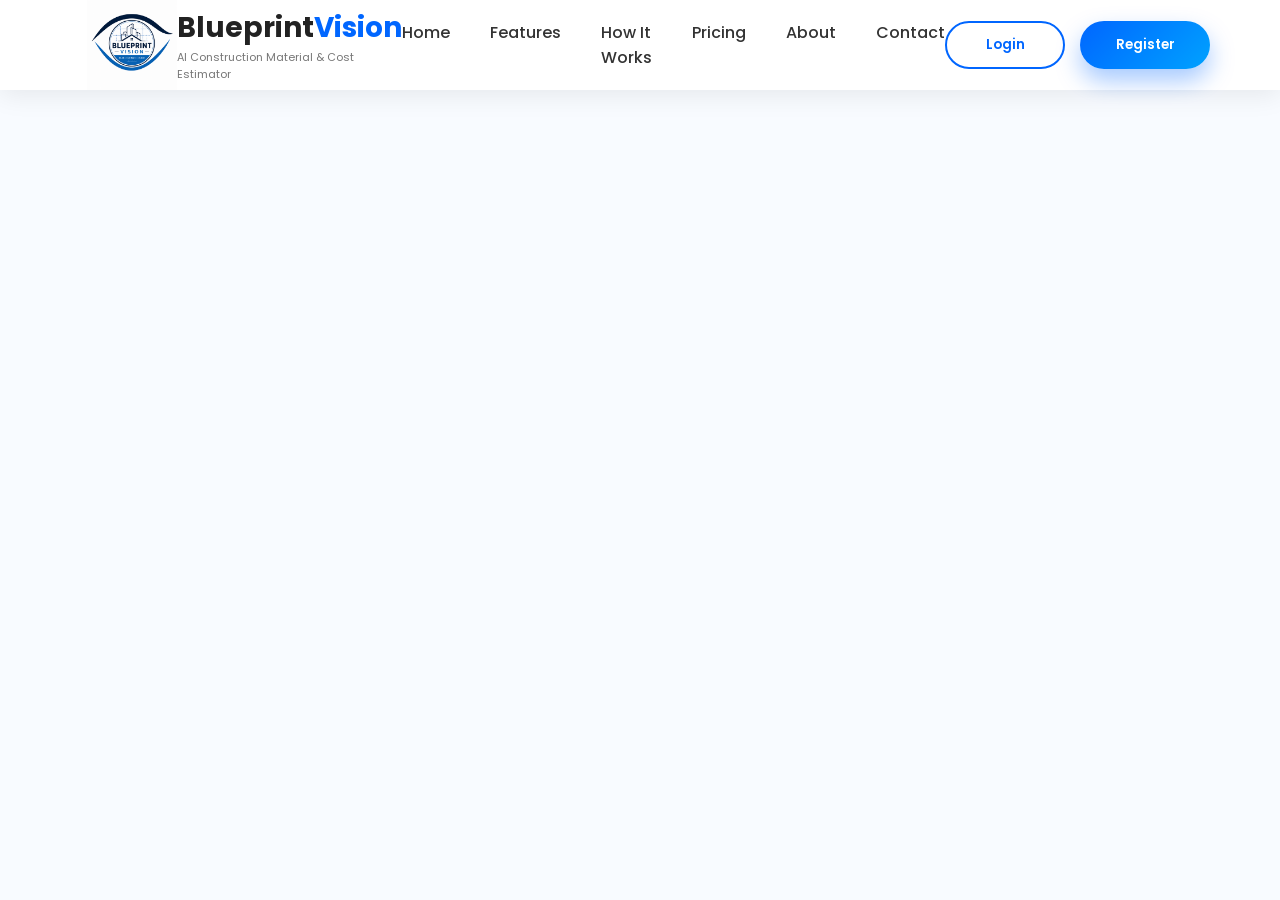
<file: pages/about.html>
<!DOCTYPE html>
<html lang="en">
<head>
    <meta charset="UTF-8">
    <meta name="viewport" content="width=device-width, initial-scale=1.0">
    <title>about</title>
    <link rel="stylesheet" href="../CSS/style.css">

    <!-- Font Awesome -->
    <link rel="stylesheet"
    href="https://cdnjs.cloudflare.com/ajax/libs/font-awesome/6.6.0/css/all.min.css">

    <!-- Google Font -->
    <link href="https://fonts.googleapis.com/css2?family=Poppins:wght@300;400;500;600;700;800&display=swap" rel="stylesheet">
</head>
<body>
    <div id="header"></div>
    <script src="../Script/header.js"></script>
</body>
</html>
</file>
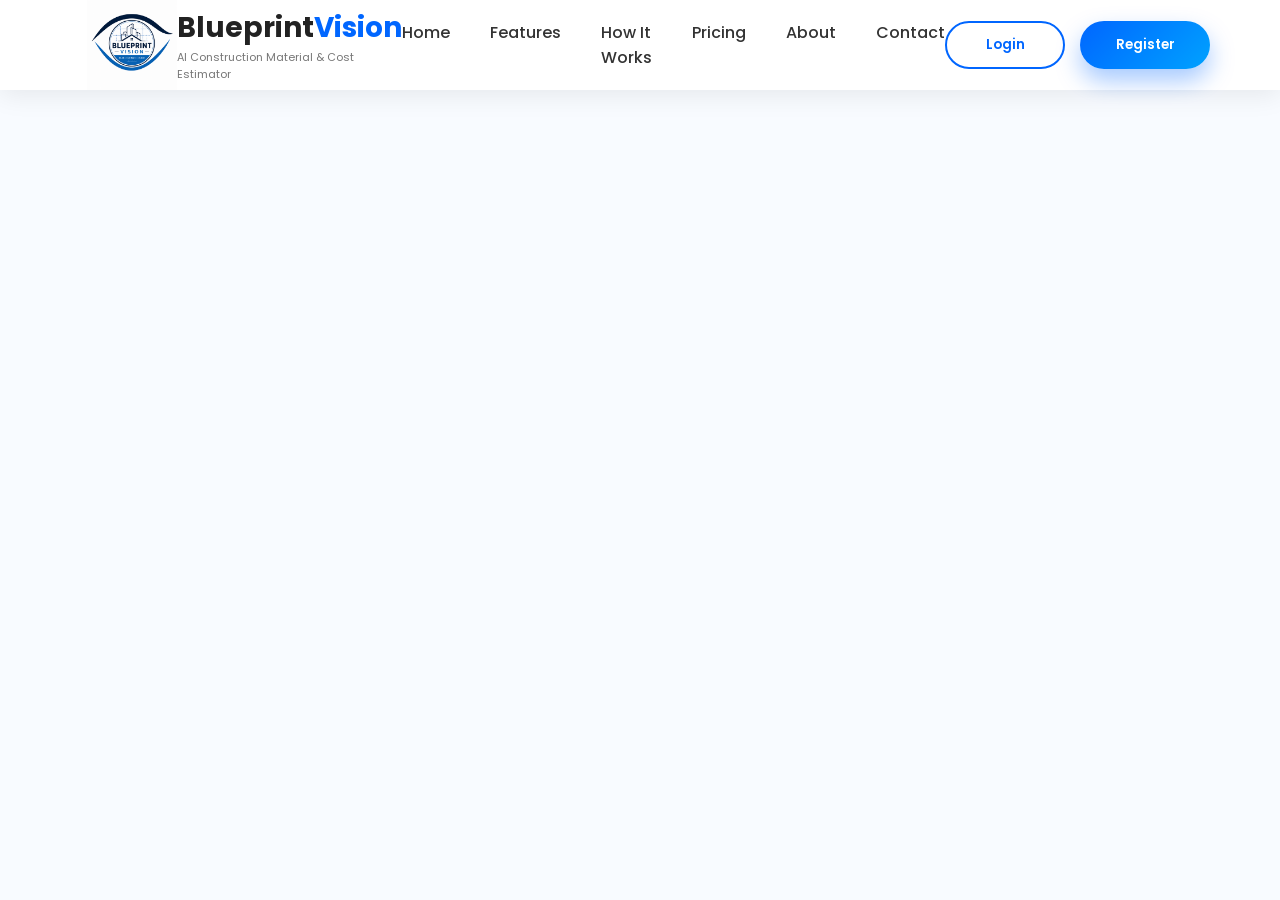
<file: pages/contact.html>
<!DOCTYPE html>
<html lang="en">
<head>
    <meta charset="UTF-8">
    <meta name="viewport" content="width=device-width, initial-scale=1.0">
    <title>contact</title>
    <link rel="stylesheet" href="../CSS/style.css">

    <!-- Font Awesome -->
    <link rel="stylesheet"
    href="https://cdnjs.cloudflare.com/ajax/libs/font-awesome/6.6.0/css/all.min.css">

    <!-- Google Font -->
    <link href="https://fonts.googleapis.com/css2?family=Poppins:wght@300;400;500;600;700;800&display=swap" rel="stylesheet">
</head>
<body>
    <div id="header"></div>
    <script src="../Script/header.js"></script>
</body>
</html>
</file>
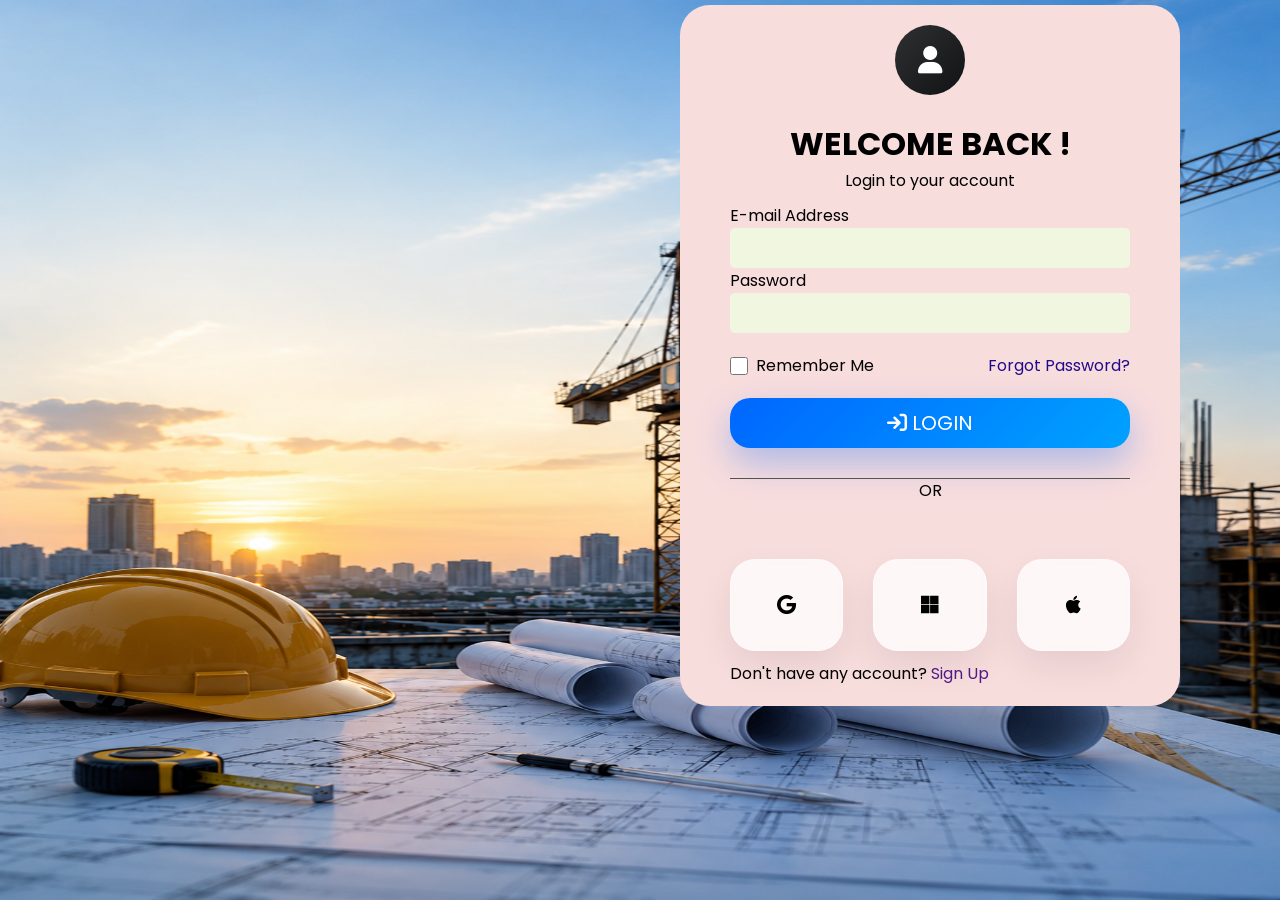
<file: pages/login.html>
<!DOCTYPE html>
<html lang="en">
<head>
    <meta charset="UTF-8">
    <meta name="viewport" content="width=device-width, initial-scale=1.0">
    <title>Document</title>
    <link rel="stylesheet" href="../CSS/login.css">
    <!-- <link rel="stylesheet" href="../CSS/style.css"> -->
    <!-- Font Awesome -->
    <link rel="stylesheet"
    href="https://cdnjs.cloudflare.com/ajax/libs/font-awesome/6.6.0/css/all.min.css">

    <!-- Google Font -->
    <link href="https://fonts.googleapis.com/css2?family=Poppins:wght@300;400;500;600;700;800&display=swap" rel="stylesheet">
</head>
<body>
    
    <div class="loginContainer">
        <div class="logo">
            <i class="fa-solid fa-user"></i>
        </div>
        <div>
            <h1 class="samwad">WELCOME BACK !</h1>
            <P class="samwad">Login to your account</P>
        </div>
        <div class="input-sec">
            <label for="email">E-mail Address </label>
            <input type="email">
            <label for="password">Password</label>
            <input type="password">
            <div class="remember">
                <label>
                    <input type="checkbox">
                    Remember Me
                </label>

                <a href="#">Forgot Password?</a>
            </div>
            <Button class=" login">
                <i class="fa-solid fa-arrow-right-to-bracket"></i>
                LOGIN
            </Button>
            <div class="ribbon"><span>OR</span></div>

            <div class="option">
                <div class="card">
                    <i class="fa-brands fa-google"></i>
                </div>
                <div class="card">
                    <i class="fa-brands fa-microsoft"></i>
                </div>
                <div class="card">
                   <i class="fa-brands fa-apple"></i>
                </div>
            </div>

            <div class="no">Don't have any account? <a href="">Sign Up</a></div>
        </div>
    </div>
    
</body>
</html>
</file>
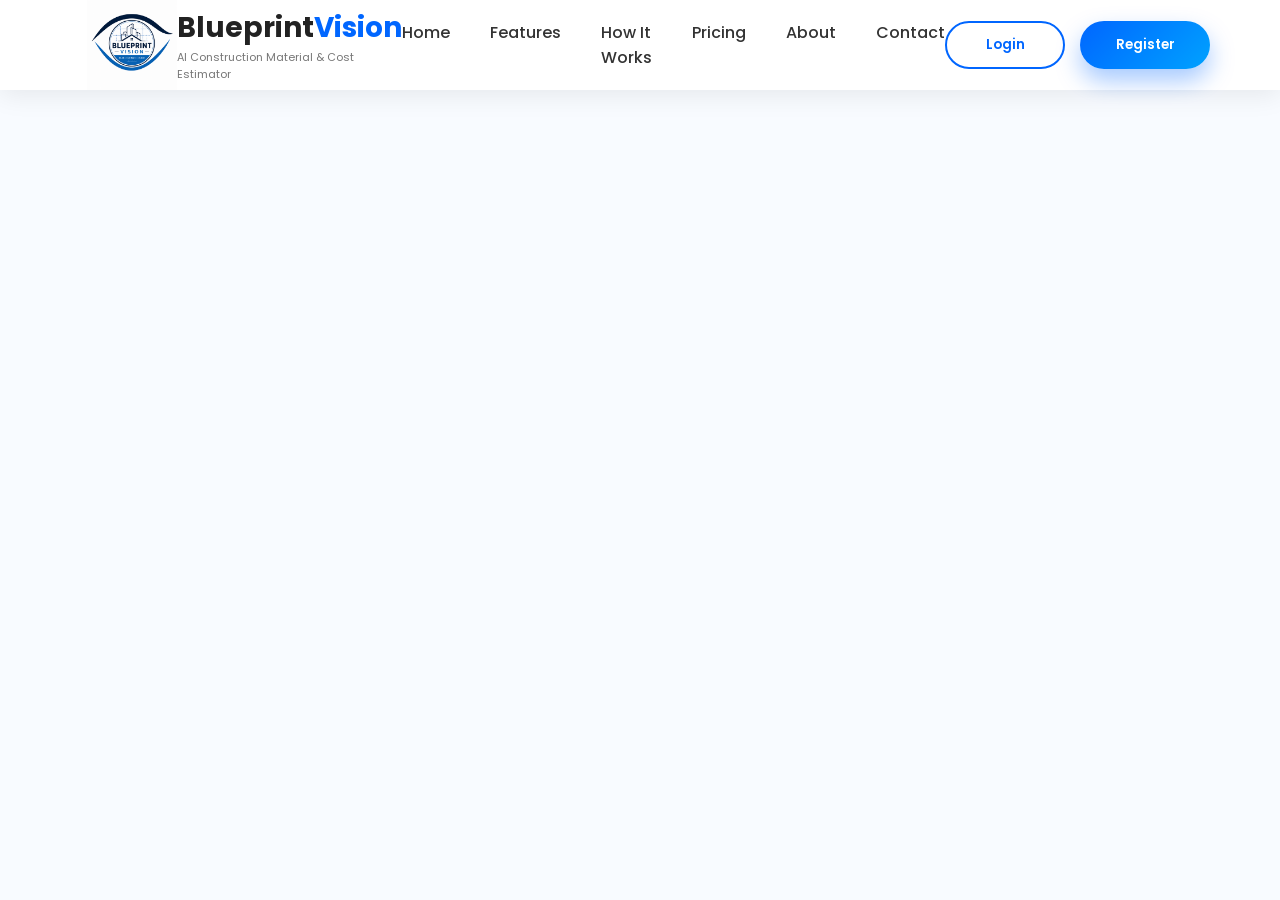
<file: pages/pricing.html>
<!DOCTYPE html>
<html lang="en">
<head>
    <meta charset="UTF-8">
    <meta name="viewport" content="width=device-width, initial-scale=1.0">
    <title>pricing</title>
    <link rel="stylesheet" href="../CSS/style.css">

    <!-- Font Awesome -->
    <link rel="stylesheet"
    href="https://cdnjs.cloudflare.com/ajax/libs/font-awesome/6.6.0/css/all.min.css">

    <!-- Google Font -->
    <link href="https://fonts.googleapis.com/css2?family=Poppins:wght@300;400;500;600;700;800&display=swap" rel="stylesheet">
</head>
<body>
    <div id="header"></div>
    <script src="../Script/header.js"></script>
</body>
</html>
</file>
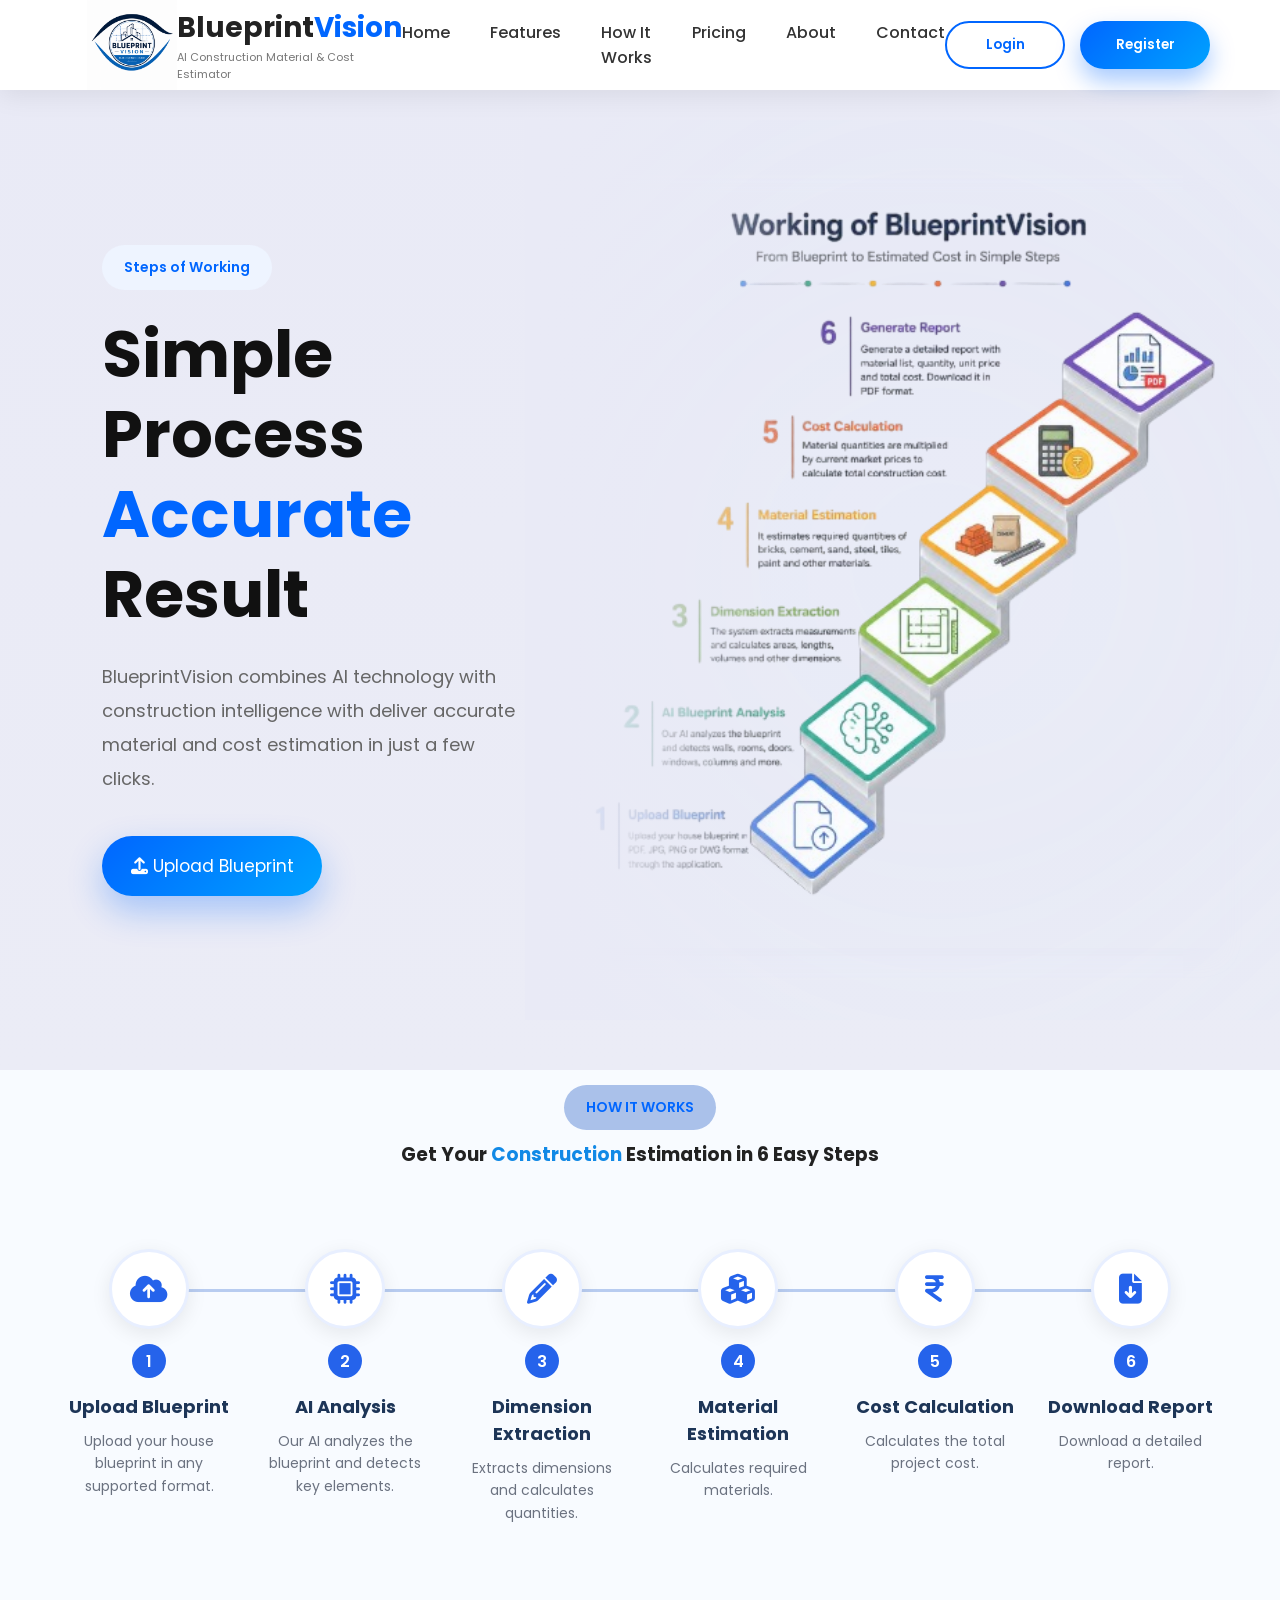
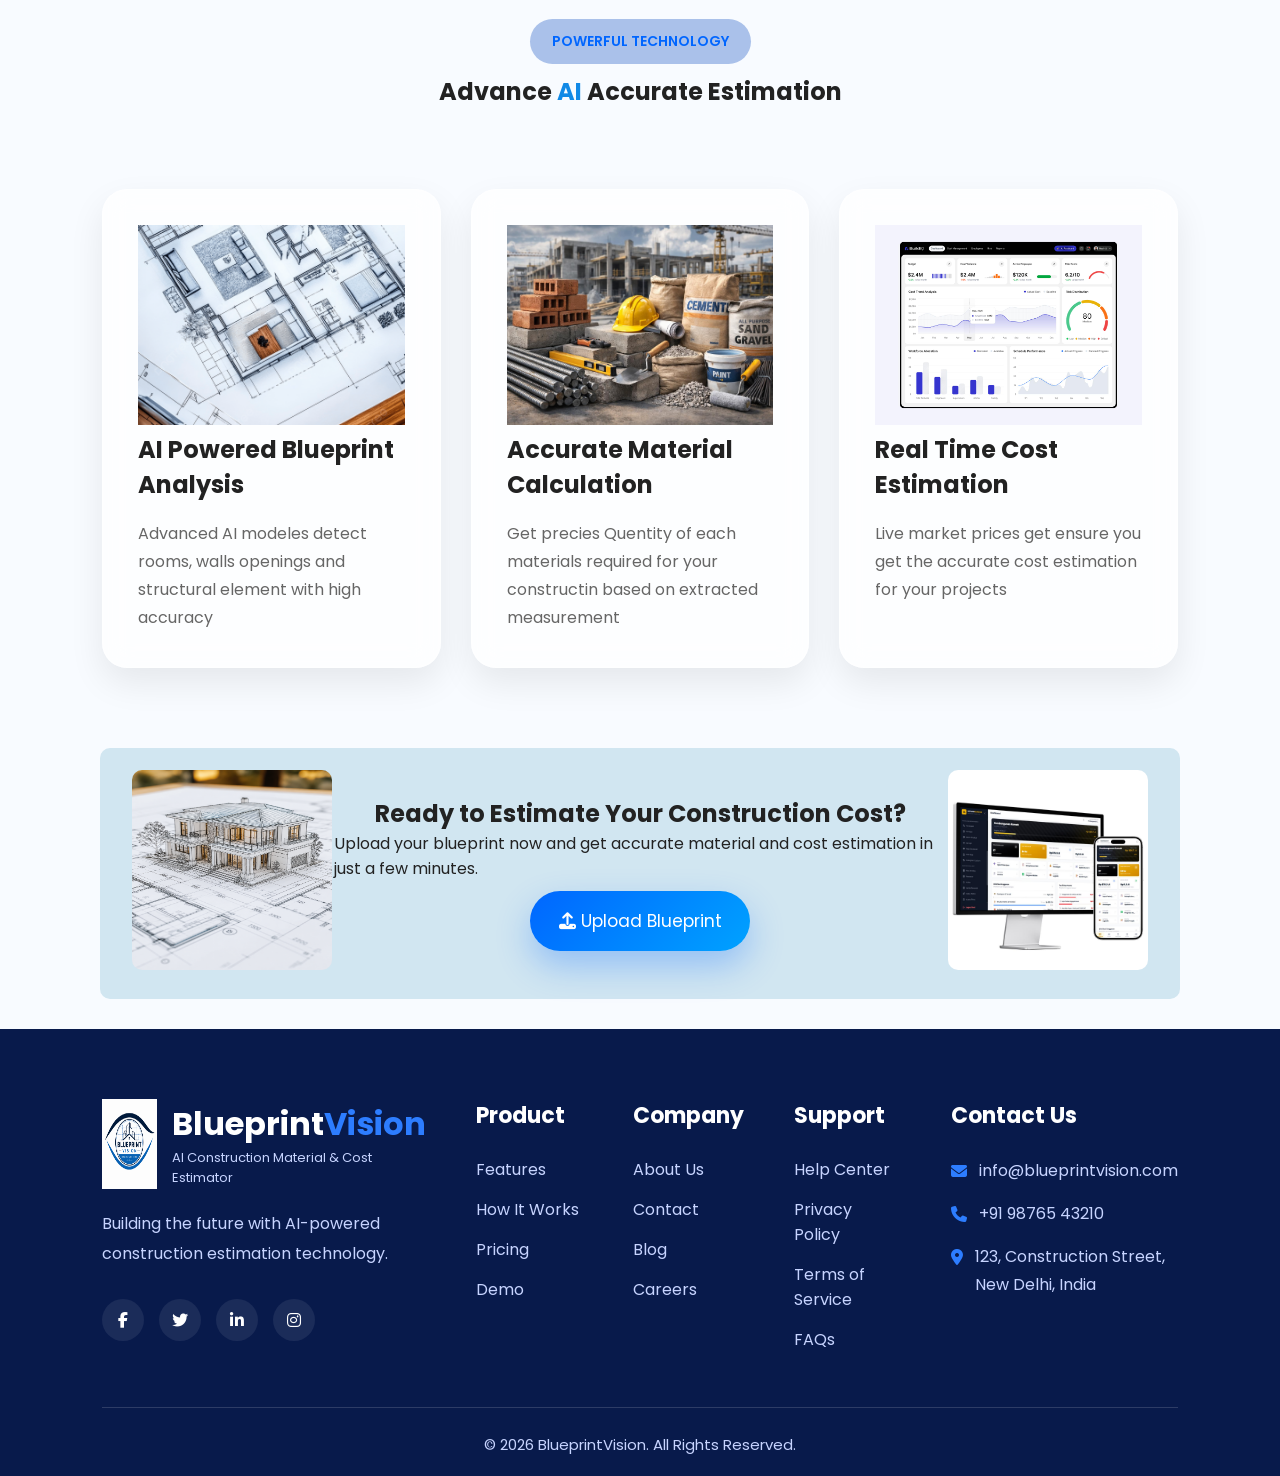
<file: pages/Working.html>
<!DOCTYPE html>
<html lang="en">
<head>
    <meta charset="UTF-8">
    <meta name="viewport" content="width=device-width, initial-scale=1.0">
    <title>Working</title>
    <link rel="stylesheet" href="../CSS/style.css">
    <link rel="stylesheet" href="../CSS/feature.css">
    <link rel="stylesheet" href="../CSS/working.css">

    <!-- Font Awesome -->
    <link rel="stylesheet"
    href="https://cdnjs.cloudflare.com/ajax/libs/font-awesome/6.6.0/css/all.min.css">

    <!-- Google Font -->
    <link href="https://fonts.googleapis.com/css2?family=Poppins:wght@300;400;500;600;700;800&display=swap" rel="stylesheet">
</head>
<body>
    <div id="header"></div>
    <script src="../Script/header.js"></script>

    <!-- ===hero section== -->

    <section class="hero">
        <div class="left">
            <div class="tag">
                Steps of Working
            </div>
            <h1>
                Simple Process <span>Accurate</span> Result
            </h1>

            <p>
            BlueprintVision combines AI technology with construction intelligence with deliver accurate material and cost estimation in just a few clicks.
            </p>

            <div class="hero-buttons">
                <button class="upload">
                    <i class="fa-solid fa-upload"></i>
                    Upload Blueprint
                </button>
            </div>
        </div>

        <div class="right">
            <img src="../image/steps.png"> 
        </div>
    </section>

    <!-- working section -->
    <section class="w-steps">
      <div class="f-featureHeading">
            <div class="f-tag">
               HOW IT WORKS
            </div>
            
            <h3>Get Your <span>Construction</span> Estimation in 6 Easy Steps</h3>
        </div>

        <div class="process">

            <div class="step">
                <div class="circle">
                    <i class="fa-solid fa-cloud-arrow-up"></i>
                </div>

                <span class="number">1</span>

                <h3>Upload Blueprint</h3>
                <p>Upload your house blueprint in any supported format.</p>
            </div>

            <div class="step">
                <div class="circle">
                    <i class="fa-solid fa-microchip"></i>
                </div>

                <span class="number">2</span>

                <h3>AI Analysis</h3>
                <p>Our AI analyzes the blueprint and detects key elements.</p>
            </div>

            <div class="step">
                <div class="circle">
                    <i class="fa-solid fa-pencil"></i>
                </div>

                <span class="number">3</span>

                <h3>Dimension Extraction</h3>
                <p>Extracts dimensions and calculates quantities.</p>
            </div>

            <div class="step">
                <div class="circle">
                    <i class="fa-solid fa-cubes"></i>
                </div>

                <span class="number">4</span>

                <h3>Material Estimation</h3>
                <p>Calculates required materials.</p>
            </div>

            <div class="step">
                <div class="circle">
                    <i class="fa-solid fa-indian-rupee-sign"></i>
                </div>

                <span class="number">5</span>

                <h3>Cost Calculation</h3>
                <p>Calculates the total project cost.</p>
            </div>

            <div class="step">
                <div class="circle">
                    <i class="fa-solid fa-file-arrow-down"></i>
                </div>

                <span class="number">6</span>

                <h3>Download Report</h3>
                <p>Download a detailed report.</p>
            </div>
        </div>
    </section>

    <!-- ===feature section -->

    <section>
        <div class="f-featureHeading">
            <div class="f-tag">
                POWERFUL TECHNOLOGY
            </div>
            
            <h2>Advance <span>AI</span> Accurate Estimation</h2>
            
        </div>

        <div class="features">
            <div class="card">
                <div class="image">
                    <img src="../image/bluePrint.jpg" alt="blueprint" >
                </div>
                <div class="description">
                    <h3>AI Powered Blueprint Analysis</h3>
                    <p>Advanced AI modeles detect rooms, walls openings and structural element with high accuracy</p>
                    
                </div>
            </div>

            <div class="card">
                <div class="image">
                    <img src="../image/Material.jpg" alt="Material" >
                </div>
                <h3>Accurate Material Calculation</h3>
                <p>Get precies Quentity of each materials required for your constructin based on extracted measurement</p>
            </div>

            <div class="card">
                <div class="image">
                    <img src="../image/dashboard.jpg" alt="blueprint" >
                </div>
                <h3>Real Time Cost Estimation</h3>
                <p>Live market prices get ensure you get the accurate cost estimation for your projects</p>
            </div>
        </div>  
    </section>

    <section>
        <div class="try">
            <div class="L-image photo">
                <img src="../image/home.png" alt="Blueprint" height="200" width="200">
            </div>
            <div class="centre">
                <h1>Ready to Estimate Your Construction Cost?</h1>
                <p>Upload your blueprint now and get accurate material and cost estimation in just a few minutes. </p>
                <button class="upload">
                    <i class="fa-solid fa-upload"></i>
                    Upload Blueprint
                </button>
            </div>
            <div class="R-image photo">
                <img src="../image/Computer.jpg" alt="computer imgae" height="200" width="200">
            </div>
        </div>
    </section>

    <!-- ===footer === -->

   <div id="footer"></div>
    <script src="../Script/header.js"></script>
</body>
</html>
</file>
<file: CSS/style.css>
*{
    margin:0;
    padding:0;
    box-sizing:border-box;
    text-decoration:none;
    list-style:none;
    font-family:'Poppins',sans-serif;
}

html{
    scroll-behavior:smooth;
}

body{
    background:#f8fbff;
    color:#222;
    overflow-x:hidden;
}

/* Navbar */

header{
    width:100%;
    height:90px;
    display:flex;
    justify-content:space-between;
    align-items:center;
    padding:0 8%;
    position:fixed;
    top:0;
    left:0;
    background:white;
    box-shadow:0 5px 25px rgba(0,0,0,.08);
    z-index:1000;
}

.logo{
    display:flex;
    align-items:center;
    gap:15px;

}

.logo-icon{
    width:60px;
    height:60px;
    border-radius:18px;
    background:linear-gradient(135deg,#0066ff,#3eb8ff);
    display:flex;
    justify-content:center;
    align-items:center;
    color:white;
    font-size:26px;
}

.logo h2{
    font-size:28px;
    font-weight:700;
}

.logo span{
    color:#0066ff;
}

.logo p{
    font-size:11px;
    color:#777;
}

nav ul{
    display:flex;
    gap:40px;
}

nav ul li a{
    color:#333;
    font-weight:500;
    transition:.4s;
    position:relative;
}

nav ul li a::after{
    content:"";
    width:0;
    height:3px;
    background:#0066ff;
    position:absolute;
    left:0;
    bottom:-8px;
    transition:.4s;
}

nav ul li a:hover{
    color:#0066ff;
}

nav ul li a:hover::after{
    width:100%;
}

.buttons{
    display:flex;
    gap:15px;
}

.login-btn{
    width:120px;
    height:48px;
    border-radius:30px;
    border:2px solid #0066ff;
    background:white;
    color:#0066ff;
    cursor:pointer;
    font-weight:600;
    transition:.4s;

}

.login-btn:hover{
    background:#0066ff;
    color:white;
}

.register-btn{
    width:130px;
    height:48px;
    border:none;
    border-radius:30px;
    background:linear-gradient(135deg,#0066ff,#00a2ff);
    color:white;
    cursor:pointer;
    font-weight:600;
    box-shadow:0 12px 25px rgba(0,102,255,.35);
    transition:.4s;
}

.register-btn:hover{

    transform:translateY(-4px);

}
</file>
<file: CSS/login.css>
*{
    margin:0;
    padding:0;
    box-sizing:border-box;
    text-decoration:none;
    list-style:none;
    font-family:'Poppins',sans-serif;
}

body{
    background-image: url("../image/bg.png");
    background-size: 100vw 100vh;
    background-position: center;
    background-repeat: no-repeat;
    background-attachment: fixed;
}
.loginContainer{
    width: 500px;
    position: absolute;
    right: 0;
    opacity: 1;
    margin: 5px 100px 0 0;
    padding:20px 50px 20px 50px;
    background: rgb(248, 221, 221);
    border-radius: 30px;
    
}

.logo{
    display: flex;
    justify-content: center;
    align-items: center;
}
.logo i{
    width:70px;
    height:70px;
    border-radius:50%;
    background:linear-gradient(135deg,#2f3032,#101214);
    display:flex;
    justify-content:center;
    align-items:center;
    color:rgb(255, 255, 255);
    font-size:28px;
    margin-bottom:25px;
    transition:.4s;
}
.samwad{
    text-align: center;
}

.input-sec{
    display: flex;
    flex-direction: column;
    margin-top: 10px;
}
input{
    width: 100%;
    height:40px;
    border-radius: 5px;
    border: none;
    font-size: large;
    background: rgb(241, 246, 224);
    text-decoration: none;
}

.remember{
    display:flex;
    justify-content:space-between;
    align-items:center;
    margin:20px 0;
}

.remember label{
    display:flex;
    align-items:center;
    gap:8px;
    color:rgb(3, 3, 3);
    
}

.remember input{
    width:18px;
    height:18px;
    accent-color:#2563eb;
}

.remember a{
    color:rgb(34, 10, 139);
    text-decoration:none;
    
}

.ribbon{
    background: #525252;
    height: 1px;
    margin-top: 30px;
    text-align: center;
    z-index: 1;
    
}

.login{
    width:100%;
    height:50px;
    border:none;
    border-radius:20px;
    background:linear-gradient(135deg,#0066ff,#00a2ff);
    color:white;
    font-size:20px;
    cursor:pointer;
    transition:.4s;
    box-shadow:0 15px 35px rgba(0,102,255,.30);

}

.login i {
    gap: 20px;
}

.option{
    width:100%;
    padding:80px 0 10px 0;
    display:grid;
    grid-template-columns: repeat(3, 1fr);
    gap:30px;
}
.card{
    padding:35px;
    border-radius:25px;
    background:rgba(255,255,255,.75);
    backdrop-filter:blur(14px);
    -webkit-backdrop-filter:blur(14px);
    border:1px solid rgba(255,255,255,.4);
    box-shadow:0 15px 35px rgba(0,0,0,.08);
    transition:.4s;
    cursor:pointer;
    display: flex;
    justify-content: center;
    align-items: center;
}
.card i{
    justify-content:center;
    align-items:center;
    color:linear-gradient(135deg,#adddb3,#181bce);
    font-size:20px;
    /* margin-bottom:25px; */
    transition:.4s;
}
</file>
<file: CSS/feature.css>
/* ==hero section== */
.hero{
    width:100%;
    min-height:100vh;
    display:flex;
    align-items:center;
    justify-content:space-between;
    padding:120px 0 50px 8%;
    background:linear-gradient(
        to bottom,
        rgb(233,234,246),
        rgb(235,236,246)
    );
    position:relative;
    overflow:hidden;
}


.left{
    width:42%;
    z-index:10;
}

.tag{

    display:inline-flex;
    align-items:center;
    gap:10px;
    padding:12px 22px;
    border-radius:40px;
    background:#eef4ff;
    color:#0066ff;
    font-size:14px;
    font-weight:600;
    margin-bottom:25px;
}

.left h1{
    font-size:65px;
    line-height:80px;
    font-weight:700;
    color:#111;
    margin-bottom:25px;
}

.left h1 span{
    color:#0066ff;
}

.left p{
    font-size:18px;
    line-height:34px;
    color:#666;
    margin-bottom:40px;
}

.hero-buttons{
    display:flex;
    gap:20px;
}

.upload{
    width:220px;
    height:60px;
    border:none;
    border-radius:40px;
    background:linear-gradient(135deg,#0066ff,#00a2ff);
    color:white;
    font-size:17px;
    cursor:pointer;
    transition:.4s;
    box-shadow:0 15px 35px rgba(0,102,255,.30);

}

.upload:hover{
    transform:translateY(-6px);
}

.work{
    width:220px;
    height:60px;
    border:2px solid #0066ff;
    border-radius:40px;
    background:white;
    color:#0066ff;
    cursor:pointer;
    transition:.4s;
    font-size:17px;

}

.work:hover{
    background:#0066ff;
    color:white;
}



.trusted{
    display:flex;
    align-items:center;
    margin-top:45px;
}

.people{
    display:flex;
    margin-right:20px;
}

.people img{
    width:50px;
    height:50px;
    border-radius:50%;
    border:3px solid white;
    margin-left:-12px;
}

.people img:first-child{
    margin-left:0;
}

.trusted p{
    color:#666;
    font-size:16px;
}

.right{
    width:58%;
    height:100vh;
    position:relative;
    overflow:hidden;
    display:flex;
    justify-content:center;
    align-items:center;
}

.right::after{
    content:"";
    position:absolute;
    width:600px;
    height:600px;
    background:#dcecff;
    border-radius:50%;
    top:50%;
   left:55%;
    transform:translate(-50%,-50%);
    filter:blur(600px);
    z-index:0;
}


.right::before{
    content:"";
    position:absolute;
    left:0;
    top:0;
    width:300px;
    height:100%;
    background:linear-gradient(
        to right,
        rgb(233,234,246) 0%,
        rgba(233,234,246,.95) 20%,
        rgba(233,234,246,.7) 45%,
        rgba(233,234,246,.3) 70%,
        transparent 100%
    );
    z-index:3;
}


.blueprint{
    position:absolute;
    inset:0;
    width:100%;
    height:100%;
    object-fit:cover;
    opacity:100;

}

.house{
    position:absolute;
    width:105%;
    right:-30px;
    bottom:0;
    z-index:2;
    filter:drop-shadow(0 30px 30px rgba(0,0,0,.20));
    animation:float 5s ease-in-out infinite;

}

@keyframes float{

    0%{

        transform:translateY(0);

    }

    50%{

        transform:translateY(-15px);

    }

    100%{

        transform:translateY(0);

    }

}

.right{

    width:75%;
    height:100vh;
    display:flex;
    justify-content:center;
    align-items:center;
    border: transparent;
    overflow: hidden;
}

.right img{
    height: 84%;
    object-fit:contain;
    box-shadow:0 8px 25px rgb(233, 234, 246);
} 



.trusted{
    display:flex;
    align-items:center;
    margin-top:50px;
}

.people{
    display:flex;
    margin-right:18px;
}

.people img{
    width:52px;
    height:52px;
    border-radius:50%;
    border:4px solid white;
    margin-left:-14px;
    box-shadow:0 5px 15px rgba(0,0,0,.12);
}

.people img:first-child{

    margin-left:0;

}

.trusted p{
    color:#666;
    font-size:16px;
    font-weight:500;
}

@keyframes floating{

    0%{

        transform:translateY(0);

    }

    50%{

        transform:translateY(-22px);

    }

    100%{

        transform:translateY(0);

    }

}

@keyframes rotateCircle{

    from{

        transform:rotate(0deg);

    }

    to{

        transform:rotate(360deg);

    }

}

/* ===feature section=== */
.f-tag{
    display:inline-flex;
    align-items:center;
    gap:10px;
    padding:12px 22px;
    border-radius:40px;
    background:#aac1ea;
    color:#0066ff;
    font-size:14px;
    font-weight:600;
    margin-bottom: 10px;
    margin-top: 15px;
}
span{color: rgb(17, 137, 230);}

.f-featureHeading{
    display: flex;
    justify-content: center;
    align-items: center;
    flex-direction: column;
}
.features{
    width:100%;
    padding:80px 8%;
    display:grid;
    grid-template-columns: repeat(3, 1fr);
    gap:30px;
}

.card{
    padding:35px;
    border-radius:25px;
    background:rgba(255,255,255,.75);
    backdrop-filter:blur(14px);
    -webkit-backdrop-filter:blur(14px);
    border:1px solid rgba(255,255,255,.4);
    box-shadow:0 15px 35px rgba(0,0,0,.08);
    transition:.4s;
    cursor:pointer;
}

.card:hover{
    transform:translateY(-12px);
    box-shadow:0 25px 45px rgba(0,102,255,.18);
}


.card i{
    width:70px;
    height:70px;
    border-radius:18px;
    background:linear-gradient(135deg,#0066ff,#00b4ff);
    display:flex;
   justify-content:center;
    align-items:center;
    color:white;
    font-size:28px;
    margin-bottom:25px;
    transition:.4s;
}

.card:hover i{
    transform:rotate(10deg) scale(1.1);
}


.card h3{
    font-size:24px;
    margin-bottom:18px;
    color:#222;
}


.card p{
    color:#666;
    line-height:28px;
    font-size:16px;

}

.card::before{
    content:"";
    position:absolute;
    width:100%;
    height:5px;
    left:0;
    top:0;
    background:linear-gradient(90deg,#0066ff,#00c3ff);
    border-radius:25px 25px 0 0;
    transform:scaleX(0);
    transition:.4s;
}

.card{
    position:relative;
    overflow:hidden;
}

.card:hover::before{
    transform:scaleX(1);
}

/* ===Footer section === */

.footer{

    width:100%;
    background:#081a4b;
    color:white;
    padding:70px 8% 20px;

}

.footer-container{

    display:grid;
    grid-template-columns:2fr repeat(4,1fr);
    gap:50px;
    border-bottom:1px solid rgba(255,255,255,.15);
    padding-bottom:40px;

}


.footer-logo{

    display:flex;
    align-items:center;
    gap:15px;
    margin-bottom:20px;

}

.footer-logo img{

    width:55px;

}

.footer-logo h2{

    font-size:32px;
    font-weight:700;

}

.footer-logo span{

    color:#2d7dff;

}

.footer-logo p{

    color:#c7d4ff;
    font-size:13px;
}

.footer-text{

    color:#c7d4ff;
    line-height:30px;
    margin-bottom:30px;

}


.social-icons{

    display:flex;
    gap:15px;

}

.social-icons a{

    width:42px;
    height:42px;

    display:flex;
    justify-content:center;
    align-items:center;

    background:rgba(255,255,255,.08);

    border-radius:50%;

    color:white;

    text-decoration:none;

    transition:.4s;

}

.social-icons a:hover{

    background:#0d6efd;

    transform:translateY(-5px);

}

.footer-box h3{

    font-size:22px;
    margin-bottom:25px;

}

.footer-box ul{

    list-style:none;

}

.footer-box ul li{

    margin-bottom:15px;

}

.footer-box ul li a{

    color:#c7d4ff;

    text-decoration:none;

    transition:.3s;

}

.footer-box ul li a:hover{

    color:#2d7dff;

    padding-left:6px;

}


.contact li{

    display:flex;
    align-items:flex-start;
    gap:12px;
    color:#c7d4ff;
    line-height:28px;

}

.contact i{

    color:#2d7dff;
    margin-top:6px;

}


.copyright{

    text-align:center;
    margin-top:25px;
    color:#c7d4ff;
    font-size:15px;

}

/* Responsive footer */

@media(max-width:1100px){

.footer-container{

grid-template-columns:repeat(2,1fr);

}

}

@media(max-width:700px){

.footer-container{

grid-template-columns:1fr;

}

.footer{

text-align:center;

}

.footer-logo{

justify-content:center;

}

.social-icons{

justify-content:center;

}

.contact li{

justify-content:center;

}

}
</file>
<file: CSS/working.css>
.process{
    width:90%;
    margin:80px auto;
    display:flex;
    justify-content:space-between;
    position:relative;
}

/* Horizontal Ribbon */

.process::before{
    content:"";
    position:absolute;
    top:40px;
    left:7%;
    width:86%;
    height:3px;
    background:#b8ccf0;
    z-index:0;
}

.step{
    width:170px;
    text-align:center;
    position:relative;
    z-index:1;
}

.circle{
    width:80px;
    height:80px;
    margin:auto;
    background:#fff;
    border-radius:50%;
    border:3px solid #e8efff;
    display:flex;
    align-items:center;
    justify-content:center;
    box-shadow:0 5px 20px rgba(0,0,0,.08);
}

.circle i{
    font-size:30px;
    color:#2563eb;
}

.number{
    width:34px;
    height:34px;
    margin:15px auto;
    background:#2563eb;
    color:#fff;
    border-radius:50%;
    display:flex;
    align-items:center;
    justify-content:center;
    font-weight:600;
}

.step h3{
    font-size:18px;
    margin-bottom:10px;
    color:#1d3557;
}

.step p{
    font-size:14px;
    color:#6b7280;
    line-height:1.6;
}

.image img{
    width: 100%;
    height: 200px;
    object-fit: cover;
}

.try{
    margin: 0 100px 30px 100px;
    border-radius: 10px;
    background: #d1e6f1;
    display: flex;
    justify-content: space-around;
    align-items: center;
    flex-direction: row;
    padding: 20px 30px 20px 30px;
}

.centre{
    display: flex;
    flex-direction: column;
    align-items: center;
    justify-content: center;
}
.centre p{
    margin-bottom: 10px;
}

.photo img{
    border-radius: 10px;
    margin: 2px;
}
</file>
